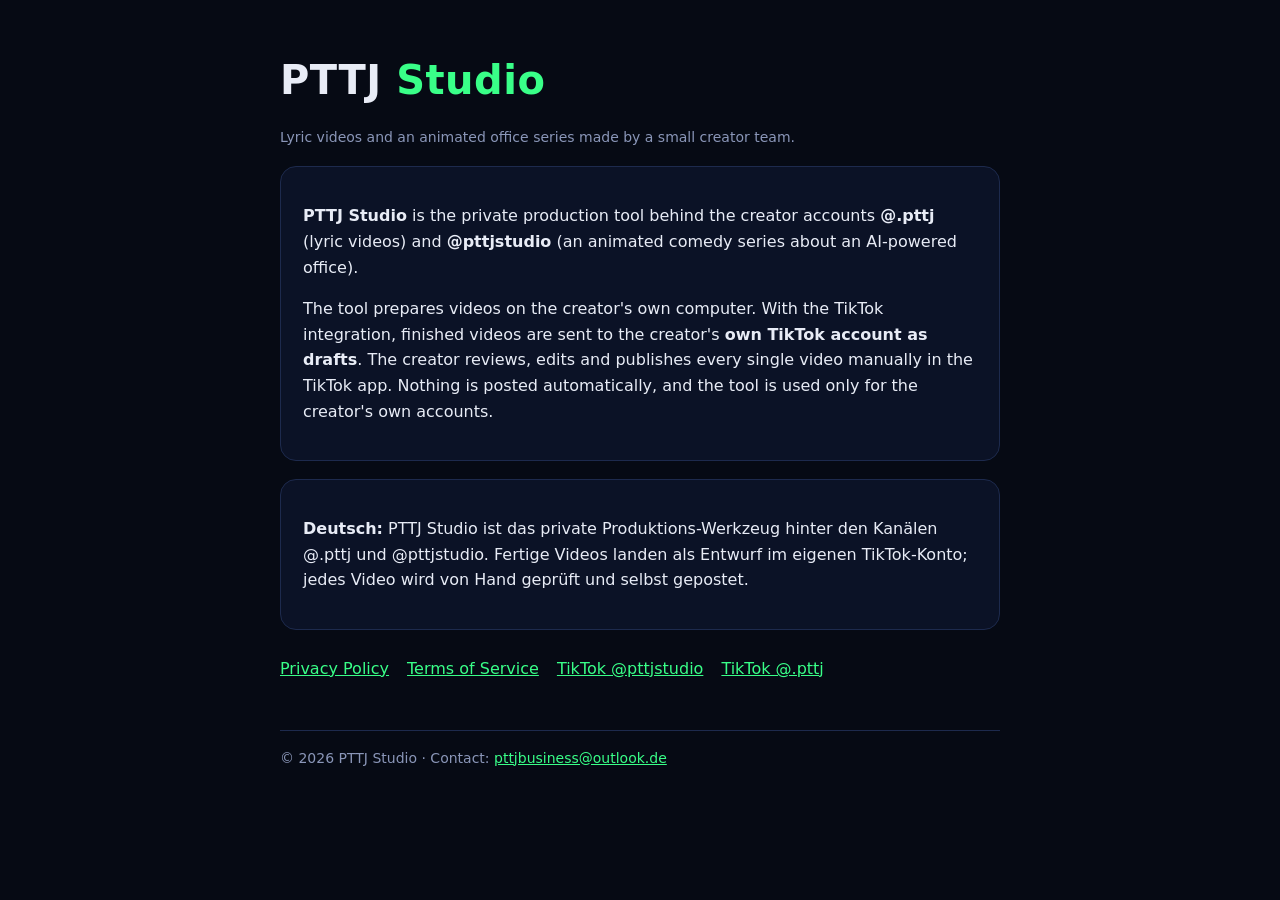
<file: index.html>
<!DOCTYPE html>
<html lang="en"><head><meta charset="utf-8"><meta name="viewport" content="width=device-width,initial-scale=1">
<title>PTTJ Studio</title><link rel="stylesheet" href="style.css"></head>
<body><main>
<h1>PTTJ <span>Studio</span></h1>
<p class="dim">Lyric videos and an animated office series made by a small creator team.</p>
<div class="card">
<p><b>PTTJ Studio</b> is the private production tool behind the creator accounts <b>@.pttj</b> (lyric videos) and <b>@pttjstudio</b> (an animated comedy series about an AI-powered office).</p>
<p>The tool prepares videos on the creator's own computer. With the TikTok integration, finished videos are sent to the creator's <b>own TikTok account as drafts</b>. The creator reviews, edits and publishes every single video manually in the TikTok app. Nothing is posted automatically, and the tool is used only for the creator's own accounts.</p>
</div>
<div class="card">
<p><b>Deutsch:</b> PTTJ Studio ist das private Produktions-Werkzeug hinter den Kanälen @.pttj und @pttjstudio. Fertige Videos landen als Entwurf im eigenen TikTok-Konto; jedes Video wird von Hand geprüft und selbst gepostet.</p>
</div>
<nav><a href="privacy.html">Privacy Policy</a><a href="terms.html">Terms of Service</a><a href="https://www.tiktok.com/@pttjstudio">TikTok @pttjstudio</a><a href="https://www.tiktok.com/@.pttj">TikTok @.pttj</a></nav>
<footer>© 2026 PTTJ Studio · Contact: <a href="mailto:pttjbusiness@outlook.de">pttjbusiness@outlook.de</a></footer>
</main></body></html>
</file>
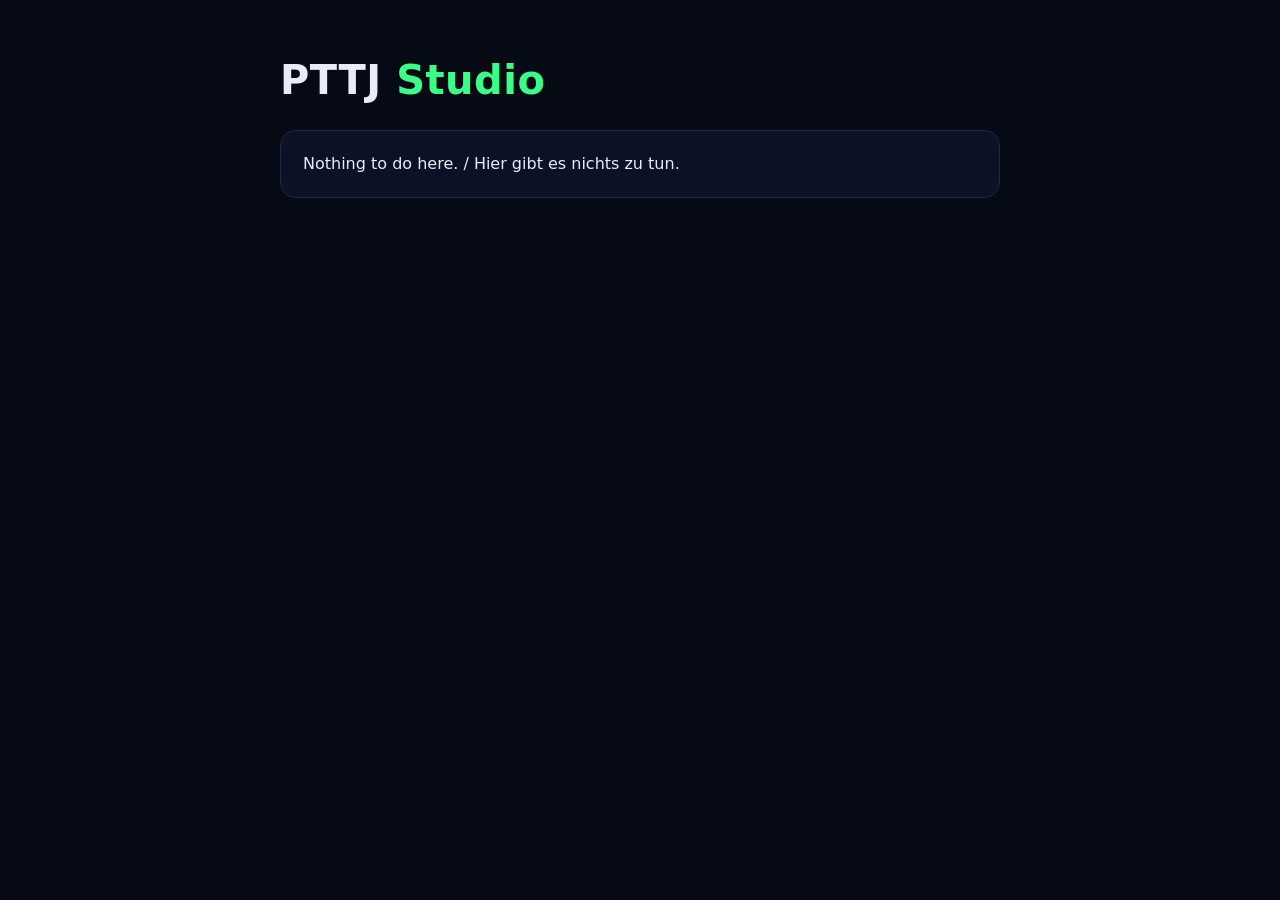
<file: callback.html>
<!DOCTYPE html>
<html lang="en"><head><meta charset="utf-8"><meta name="viewport" content="width=device-width,initial-scale=1">
<title>Connecting … – PTTJ Studio</title><link rel="stylesheet" href="style.css"></head>
<body><main>
<h1>PTTJ <span>Studio</span></h1>
<div class="card" id="msg">Connecting your TikTok account … / Verbinde dein TikTok-Konto …</div>
<script>
// TikTok-Login springt hierher zurück (Redirect URI). Der Code geht direkt weiter an die Zentrale auf dem eigenen PC –
// diese Seite speichert nichts und schickt nichts an andere Server.
const q = new URLSearchParams(location.search);
const msg = document.getElementById('msg');
if (q.get('error')) {
  msg.textContent = 'TikTok: ' + (q.get('error_description') || q.get('error'));
} else if (q.get('code')) {
  location.replace('http://127.0.0.1:18765/app/tiktok.html?' + q.toString());
  setTimeout(() => { msg.innerHTML = 'If nothing happens: open this link on the PC where PTTJ Studio runs. / Falls nichts passiert: diesen Link am PC mit der Zentrale öffnen.'; }, 4000);
} else {
  msg.textContent = 'Nothing to do here. / Hier gibt es nichts zu tun.';
}
</script>
</main></body></html>
</file>
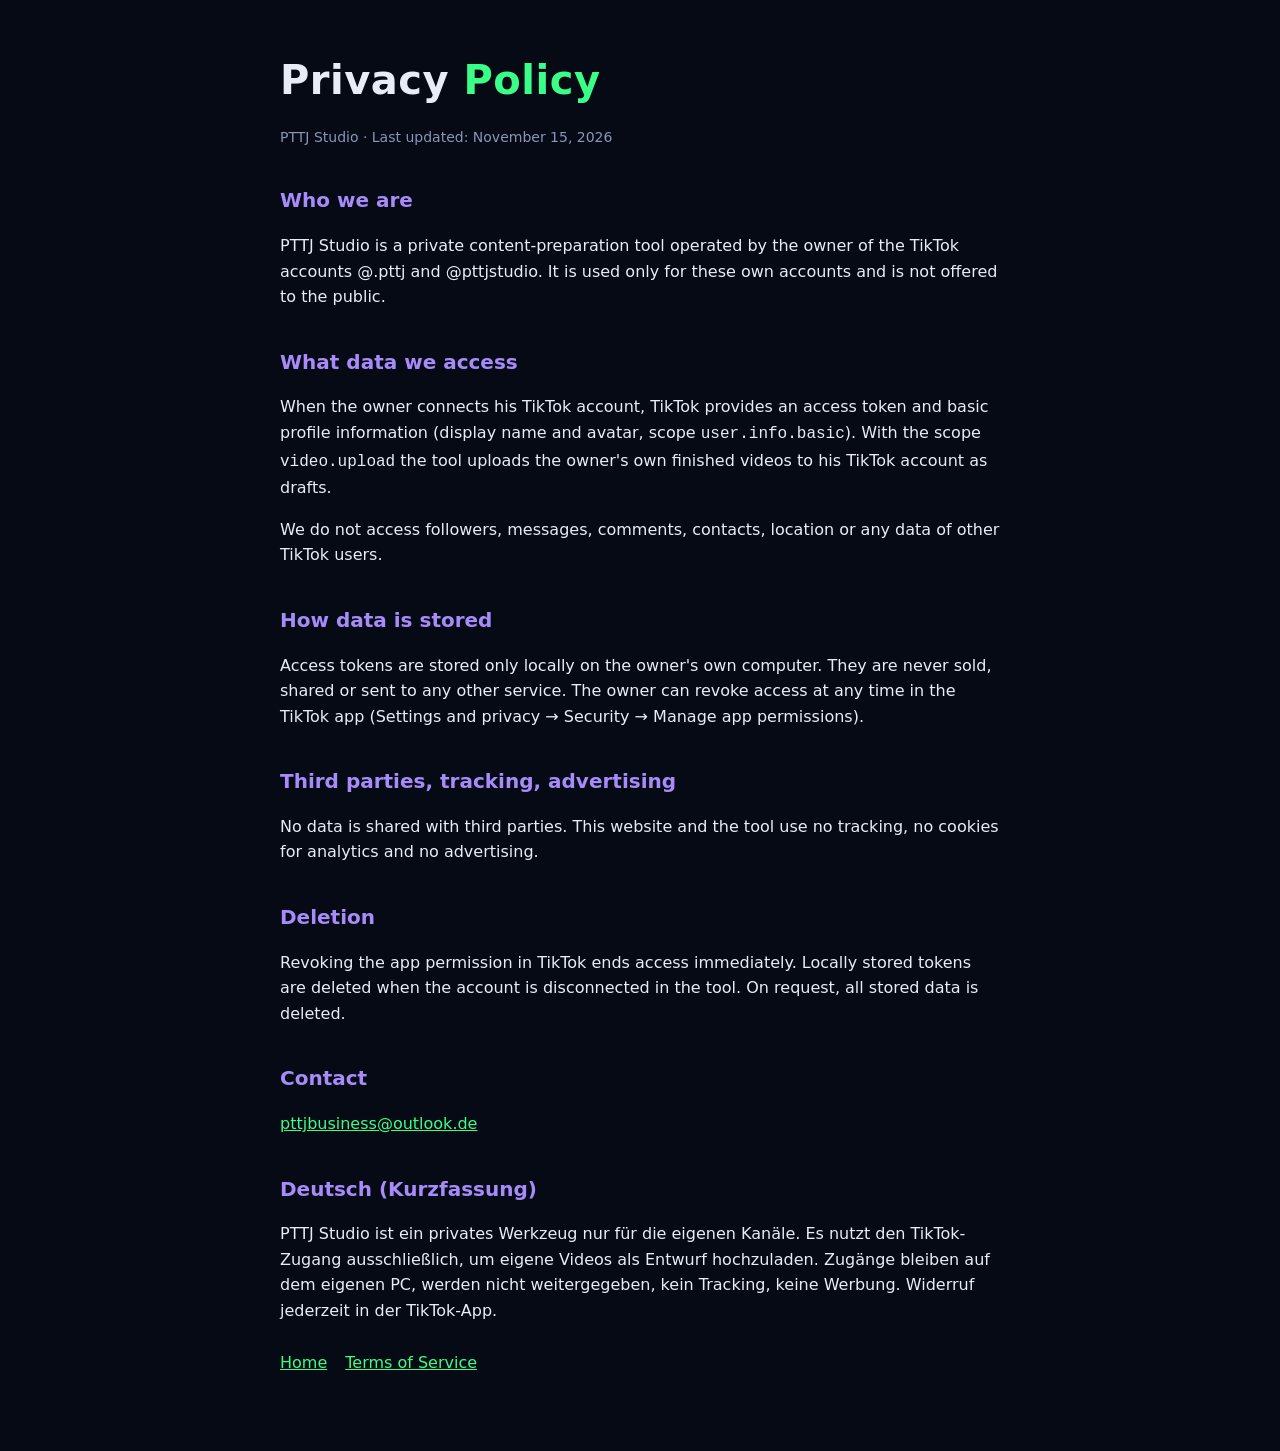
<file: privacy.html>
<!DOCTYPE html>
<html lang="en"><head><meta charset="utf-8"><meta name="viewport" content="width=device-width,initial-scale=1">
<title>Privacy Policy – PTTJ Studio</title><link rel="stylesheet" href="style.css"></head>
<body><main>
<h1>Privacy <span>Policy</span></h1>
<p class="dim">PTTJ Studio · Last updated: November 15, 2026</p>
<h2>Who we are</h2>
<p>PTTJ Studio is a private content-preparation tool operated by the owner of the TikTok accounts @.pttj and @pttjstudio. It is used only for these own accounts and is not offered to the public.</p>
<h2>What data we access</h2>
<p>When the owner connects his TikTok account, TikTok provides an access token and basic profile information (display name and avatar, scope <code>user.info.basic</code>). With the scope <code>video.upload</code> the tool uploads the owner's own finished videos to his TikTok account as drafts.</p>
<p>We do not access followers, messages, comments, contacts, location or any data of other TikTok users.</p>
<h2>How data is stored</h2>
<p>Access tokens are stored only locally on the owner's own computer. They are never sold, shared or sent to any other service. The owner can revoke access at any time in the TikTok app (Settings and privacy → Security → Manage app permissions).</p>
<h2>Third parties, tracking, advertising</h2>
<p>No data is shared with third parties. This website and the tool use no tracking, no cookies for analytics and no advertising.</p>
<h2>Deletion</h2>
<p>Revoking the app permission in TikTok ends access immediately. Locally stored tokens are deleted when the account is disconnected in the tool. On request, all stored data is deleted.</p>
<h2>Contact</h2>
<p><a href="mailto:pttjbusiness@outlook.de">pttjbusiness@outlook.de</a></p>
<h2>Deutsch (Kurzfassung)</h2>
<p>PTTJ Studio ist ein privates Werkzeug nur für die eigenen Kanäle. Es nutzt den TikTok-Zugang ausschließlich, um eigene Videos als Entwurf hochzuladen. Zugänge bleiben auf dem eigenen PC, werden nicht weitergegeben, kein Tracking, keine Werbung. Widerruf jederzeit in der TikTok-App.</p>
<nav><a href="index.html">Home</a><a href="terms.html">Terms of Service</a></nav>
</main></body></html>
</file>
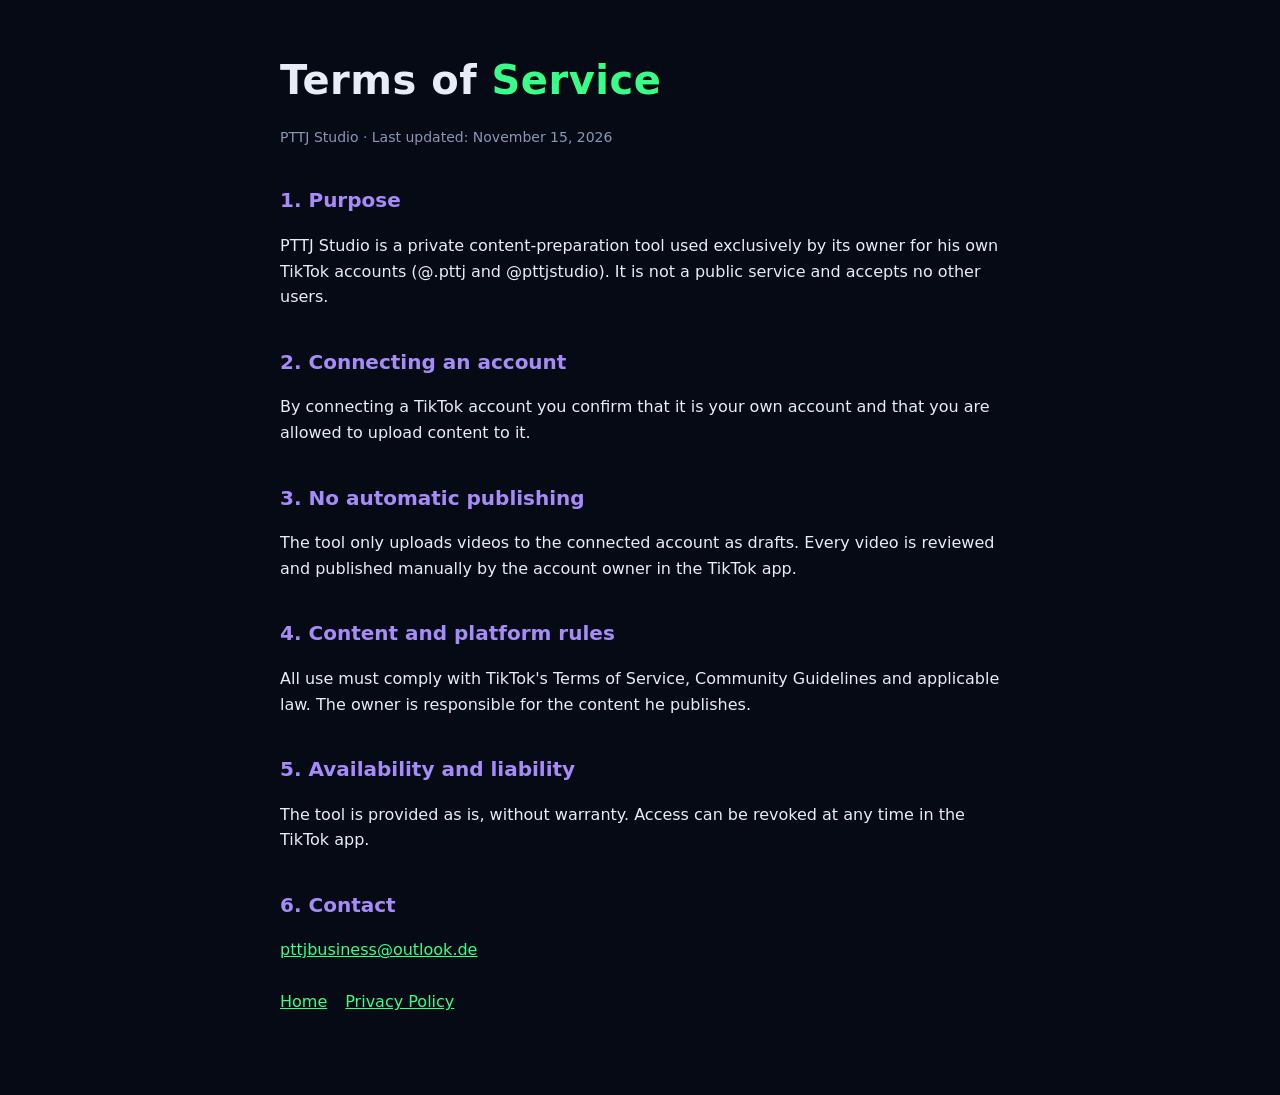
<file: terms.html>
<!DOCTYPE html>
<html lang="en"><head><meta charset="utf-8"><meta name="viewport" content="width=device-width,initial-scale=1">
<title>Terms of Service – PTTJ Studio</title><link rel="stylesheet" href="style.css"></head>
<body><main>
<h1>Terms of <span>Service</span></h1>
<p class="dim">PTTJ Studio · Last updated: November 15, 2026</p>
<h2>1. Purpose</h2>
<p>PTTJ Studio is a private content-preparation tool used exclusively by its owner for his own TikTok accounts (@.pttj and @pttjstudio). It is not a public service and accepts no other users.</p>
<h2>2. Connecting an account</h2>
<p>By connecting a TikTok account you confirm that it is your own account and that you are allowed to upload content to it.</p>
<h2>3. No automatic publishing</h2>
<p>The tool only uploads videos to the connected account as drafts. Every video is reviewed and published manually by the account owner in the TikTok app.</p>
<h2>4. Content and platform rules</h2>
<p>All use must comply with TikTok's Terms of Service, Community Guidelines and applicable law. The owner is responsible for the content he publishes.</p>
<h2>5. Availability and liability</h2>
<p>The tool is provided as is, without warranty. Access can be revoked at any time in the TikTok app.</p>
<h2>6. Contact</h2>
<p><a href="mailto:pttjbusiness@outlook.de">pttjbusiness@outlook.de</a></p>
<nav><a href="index.html">Home</a><a href="privacy.html">Privacy Policy</a></nav>
</main></body></html>
</file>
<file: style.css>
:root{--bg:#060a14;--panel:#0b1226;--line:#1d2a4d;--green:#39ff88;--pink:#ff4fa3;--purple:#a78bfa;--text:#e8ecf6;--dim:#8a96b8}
*{box-sizing:border-box}body{margin:0;background:var(--bg);color:var(--text);font:16px/1.6 system-ui,-apple-system,"Segoe UI",Arial,sans-serif}
main{max-width:760px;margin:0 auto;padding:48px 20px 80px}
h1{font-size:40px;margin:0 0 6px;letter-spacing:.5px}h1 span{color:var(--green)}h2{margin-top:36px;color:var(--purple);font-size:20px}
.card{background:var(--panel);border:1px solid var(--line);border-radius:16px;padding:20px 22px;margin:18px 0}
a{color:var(--green)}nav{display:flex;gap:18px;margin:26px 0 0;flex-wrap:wrap}.dim{color:var(--dim);font-size:14px}
footer{margin-top:48px;border-top:1px solid var(--line);padding-top:16px;color:var(--dim);font-size:14px}
</file>
